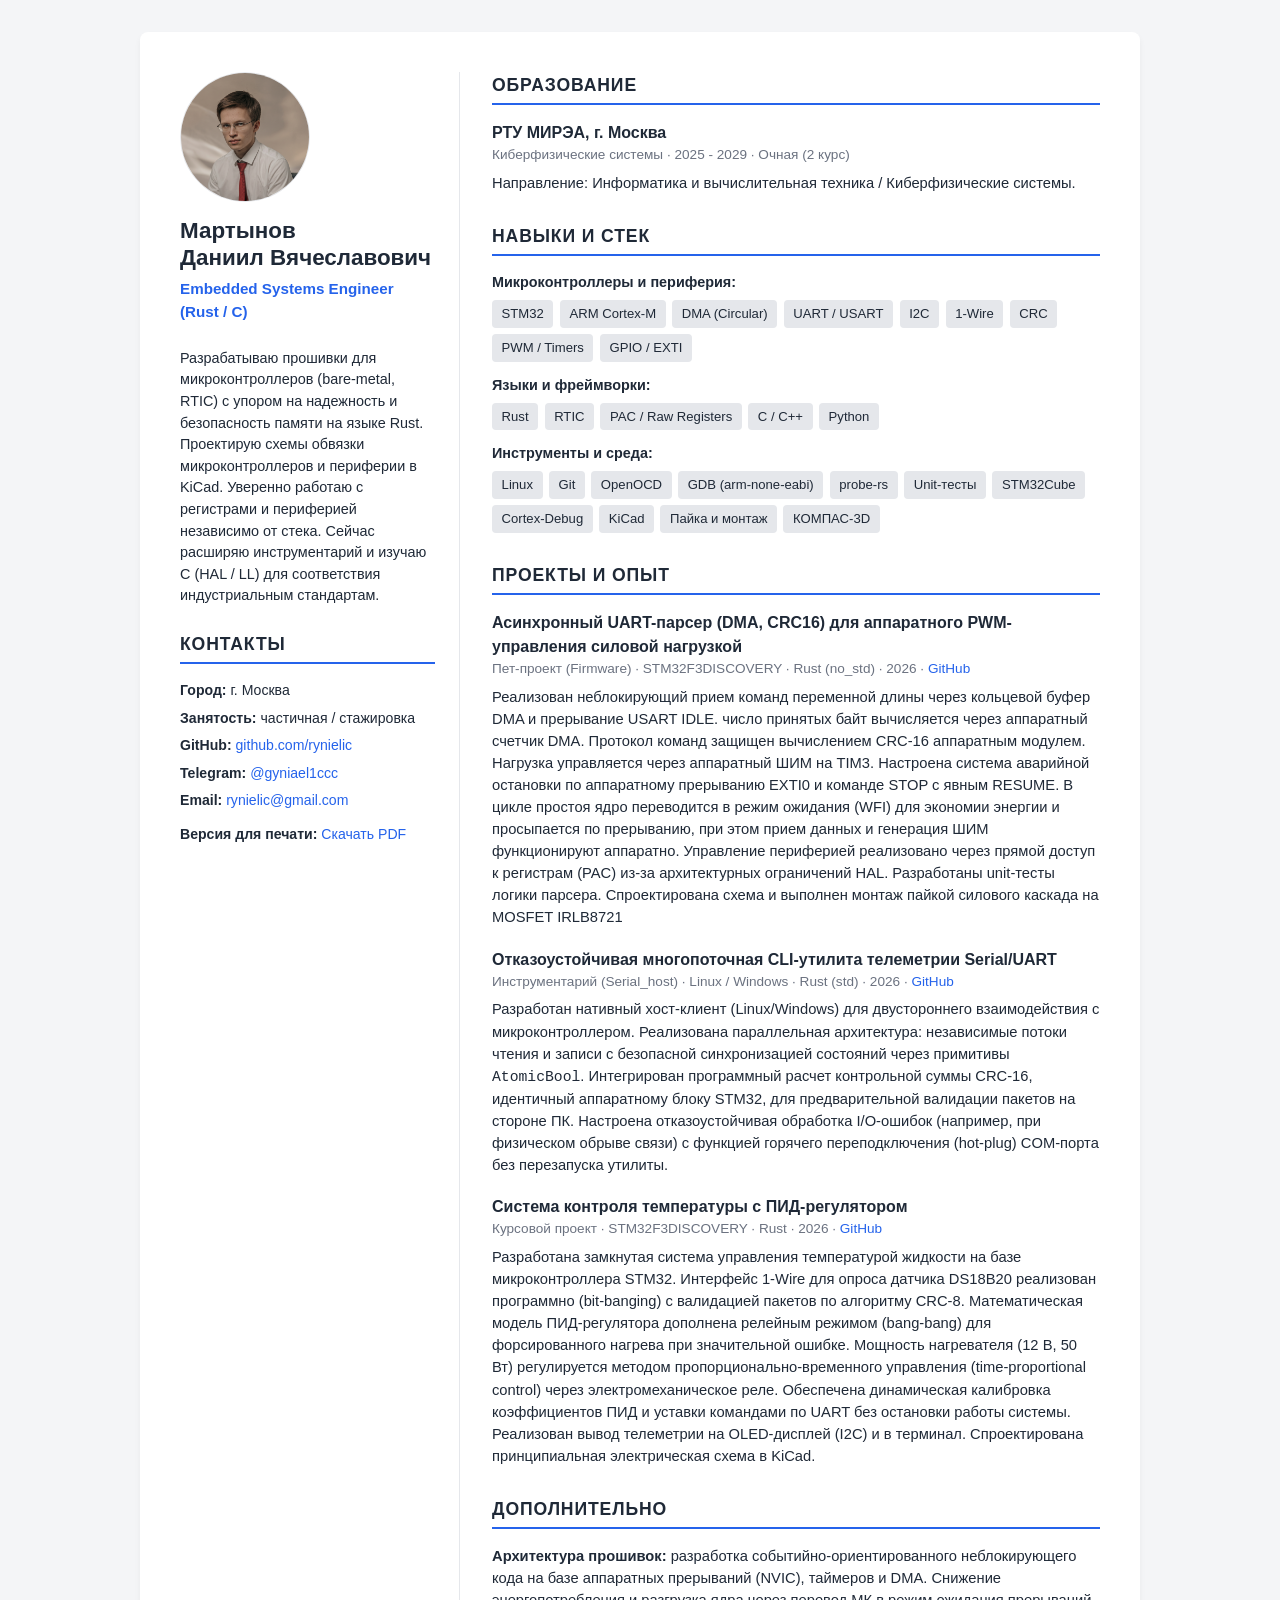
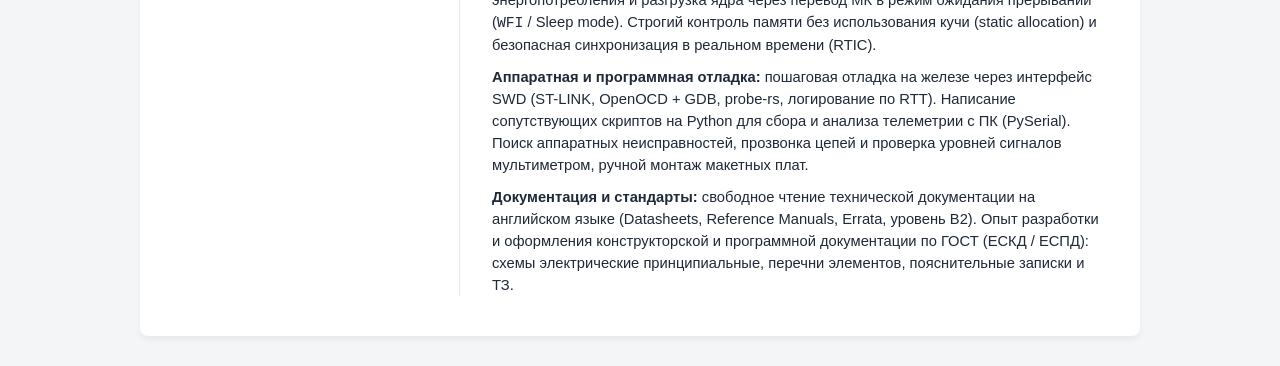
<file: index.html>
<!DOCTYPE html>
<html lang="ru">
<head>
  <meta charset="UTF-8">
  <meta name="viewport" content="width=device-width, initial-scale=1.0">
  <title>Мартынов Даниил - Embedded Rust / MCU Engineer</title>
  <link rel="stylesheet" href="style.css">
</head>
<body>
  <div class="container">
    <aside class="sidebar">
      <div class="profile">
        <img src="photo.jpg" alt="Фото" class="avatar">
        <h1 class="name">Мартынов<br>Даниил Вячеславович</h1>
        <p class="role">Embedded Systems Engineer (Rust / C)</p>
      </div>

      <div class="summary">
        Разрабатываю прошивки для микроконтроллеров (bare-metal, RTIC) с упором на надежность и безопасность памяти на языке Rust. Проектирую схемы обвязки микроконтроллеров и периферии в KiCad. Уверенно работаю с регистрами и периферией независимо от стека. Сейчас расширяю инструментарий и изучаю C (HAL / LL) для соответствия индустриальным стандартам.
      </div>

      <div class="contacts">
        <div class="section-title">Контакты</div>
        <p><strong>Город:</strong> г. Москва</p>
        <p><strong>Занятость:</strong> частичная / стажировка</p>
        <p><strong>GitHub:</strong> <a href="https://github.com/rynielic" target="_blank">github.com/rynielic</a></p>
        <p><strong>Telegram:</strong> <a href="https://t.me/gyniael1ccc" target="_blank">@gyniael1ccc</a></p>
        <p><strong>Email:</strong> <a href="mailto:rynielic@gmail.com">rynielic@gmail.com</a></p>
        <p class="no-print" style="margin-top: 0.8rem;">
          <strong>Версия для печати:</strong> <a href="CV_Martynov_Daniil.pdf" download>Скачать PDF</a>
        </p>
      </div>
    </aside>

    <main class="content">
      <section class="block">
        <h2 class="section-title">Образование</h2>
        <div class="item">
          <div class="item-header">РТУ МИРЭА, г. Москва</div>
          <div class="item-sub">Киберфизические системы · 2025 - 2029 · Очная (2 курс)</div>
          <p class="item-desc">Направление: Информатика и вычислительная техника / Киберфизические системы.</p>
        </div>
      </section>

      <section class="block">
        <h2 class="section-title">Навыки и стек</h2>
        
        <p class="skill-category">Микроконтроллеры и периферия:</p>
        <div class="tags">
          <span>STM32</span>
          <span>ARM Cortex-M</span>
          <span>DMA (Circular)</span>
          <span>UART / USART</span>
          <span>I2C</span>
          <span>1-Wire</span>
          <span>CRC</span>
          <span>PWM / Timers</span>
          <span>GPIO / EXTI</span>
        </div>

        <p class="skill-category">Языки и фреймворки:</p>
        <div class="tags">
          <span>Rust</span>
          <span>RTIC</span>
          <span>PAC / Raw Registers</span>
          <span>C / C++</span>
          <span>Python</span>
        </div>

        <p class="skill-category">Инструменты и среда:</p>
        <div class="tags">
          <span>Linux</span>
          <span>Git</span>
          <span>OpenOCD</span>
          <span>GDB (arm-none-eabi)</span>
          <span>probe-rs</span>
          <span>Unit-тесты</span>
          <span>STM32Cube</span>
          <span>Cortex-Debug</span>
          <span>KiCad</span>
          <span>Пайка и монтаж</span>
          <span>КОМПАС-3D</span>
        </div>
      </section>

      <section class="block">
        <h2 class="section-title">Проекты и опыт</h2>

        <div class="item">
          <div class="item-header">Асинхронный UART-парсер (DMA, CRC16) для аппаратного PWM-управления силовой нагрузкой</div>
          <div class="item-sub">Пет-проект (Firmware) · STM32F3DISCOVERY · Rust (no_std) · 2026 · <a href="https://github.com/rynielic/rtic-non-blocking-uart-parser" target="_blank">GitHub</a></div>
          <p class="item-desc">
            Реализован неблокирующий прием команд переменной длины через кольцевой буфер DMA и прерывание USART IDLE. число принятых байт вычисляется через аппаратный счетчик DMA. Протокол команд защищен вычислением CRC-16 аппаратным модулем. Нагрузка управляется через аппаратный ШИМ на TIM3. Настроена система аварийной остановки по аппаратному прерыванию EXTI0 и команде STOP с явным RESUME. В цикле простоя ядро переводится в режим ожидания (WFI) для экономии энергии и просыпается по прерыванию, при этом прием данных и генерация ШИМ функционируют аппаратно. Управление периферией реализовано через прямой доступ к регистрам (PAC) из-за архитектурных ограничений HAL. Разработаны unit-тесты логики парсера. Спроектирована схема и выполнен монтаж пайкой силового каскада на MOSFET IRLB8721
          </p>
        </div>

        <div class="item">
          <div class="item-header">Отказоустойчивая многопоточная CLI-утилита телеметрии Serial/UART</div>
          <div class="item-sub">Инструментарий (Serial_host) · Linux / Windows · Rust (std) · 2026 · <a href="https://github.com/rynielic/rtic-non-blocking-uart-parser/tree/main/serial_host" target="_blank">GitHub</a></div>
          <p class="item-desc">
            Разработан нативный хост-клиент (Linux/Windows) для двустороннего взаимодействия с микроконтроллером. Реализована параллельная архитектура: независимые потоки чтения и записи с безопасной синхронизацией состояний через примитивы <code>AtomicBool</code>. Интегрирован программный расчет контрольной суммы CRC-16, идентичный аппаратному блоку STM32, для предварительной валидации пакетов на стороне ПК. Настроена отказоустойчивая обработка I/O-ошибок (например, при физическом обрыве связи) с функцией горячего переподключения (hot-plug) COM-порта без перезапуска утилиты.
          </p>
        </div>

        <div class="item">
          <div class="item-header">Система контроля температуры с ПИД-регулятором</div>
          <div class="item-sub">Курсовой проект · STM32F3DISCOVERY · Rust · 2026 · <a href="https://github.com/rynielic/stm32f3-pid-thermostat">GitHub</a></div>
          <p class="item-desc">
            Разработана замкнутая система управления температурой жидкости на базе микроконтроллера STM32. Интерфейс 1-Wire для опроса датчика DS18B20 реализован программно (bit-banging) с валидацией пакетов по алгоритму CRC-8. Математическая модель ПИД-регулятора дополнена релейным режимом (bang-bang) для форсированного нагрева при значительной ошибке. Мощность нагревателя (12 В, 50 Вт) регулируется методом пропорционально-временного управления (time-proportional control) через электромеханическое реле. Обеспечена динамическая калибровка коэффициентов ПИД и уставки командами по UART без остановки работы системы. Реализован вывод телеметрии на OLED-дисплей (I2C) и в терминал. Спроектирована принципиальная электрическая схема в KiCad.
          </p>
        </div>
      </section>

      <section class="block">
        <h2 class="section-title">Дополнительно</h2>
        <p class="item-desc">
          <strong>Архитектура прошивок:</strong> разработка событийно-ориентированного неблокирующего кода на базе аппаратных прерываний (NVIC), таймеров и DMA. Снижение энергопотребления и разгрузка ядра через перевод МК в режим ожидания прерываний (<code>WFI</code> / Sleep mode). Строгий контроль памяти без использования кучи (static allocation) и безопасная синхронизация в реальном времени (RTIC).
        </p>
        <p class="item-desc" style="margin-top: 0.6rem;">
          <strong>Аппаратная и программная отладка:</strong> пошаговая отладка на железе через интерфейс SWD (ST-LINK, OpenOCD + GDB, probe-rs, логирование по RTT). Написание сопутствующих скриптов на Python для сбора и анализа телеметрии с ПК (PySerial). Поиск аппаратных неисправностей, прозвонка цепей и проверка уровней сигналов мультиметром, ручной монтаж макетных плат.
        </p>
        <p class="item-desc" style="margin-top: 0.6rem;">
          <strong>Документация и стандарты:</strong> свободное чтение технической документации на английском языке (Datasheets, Reference Manuals, Errata, уровень B2). Опыт разработки и оформления конструкторской и программной документации по ГОСТ (ЕСКД / ЕСПД): схемы электрические принципиальные, перечни элементов, пояснительные записки и ТЗ.
        </p>
      </section>
    </main>
  </div>
</body>
</html>
</file>
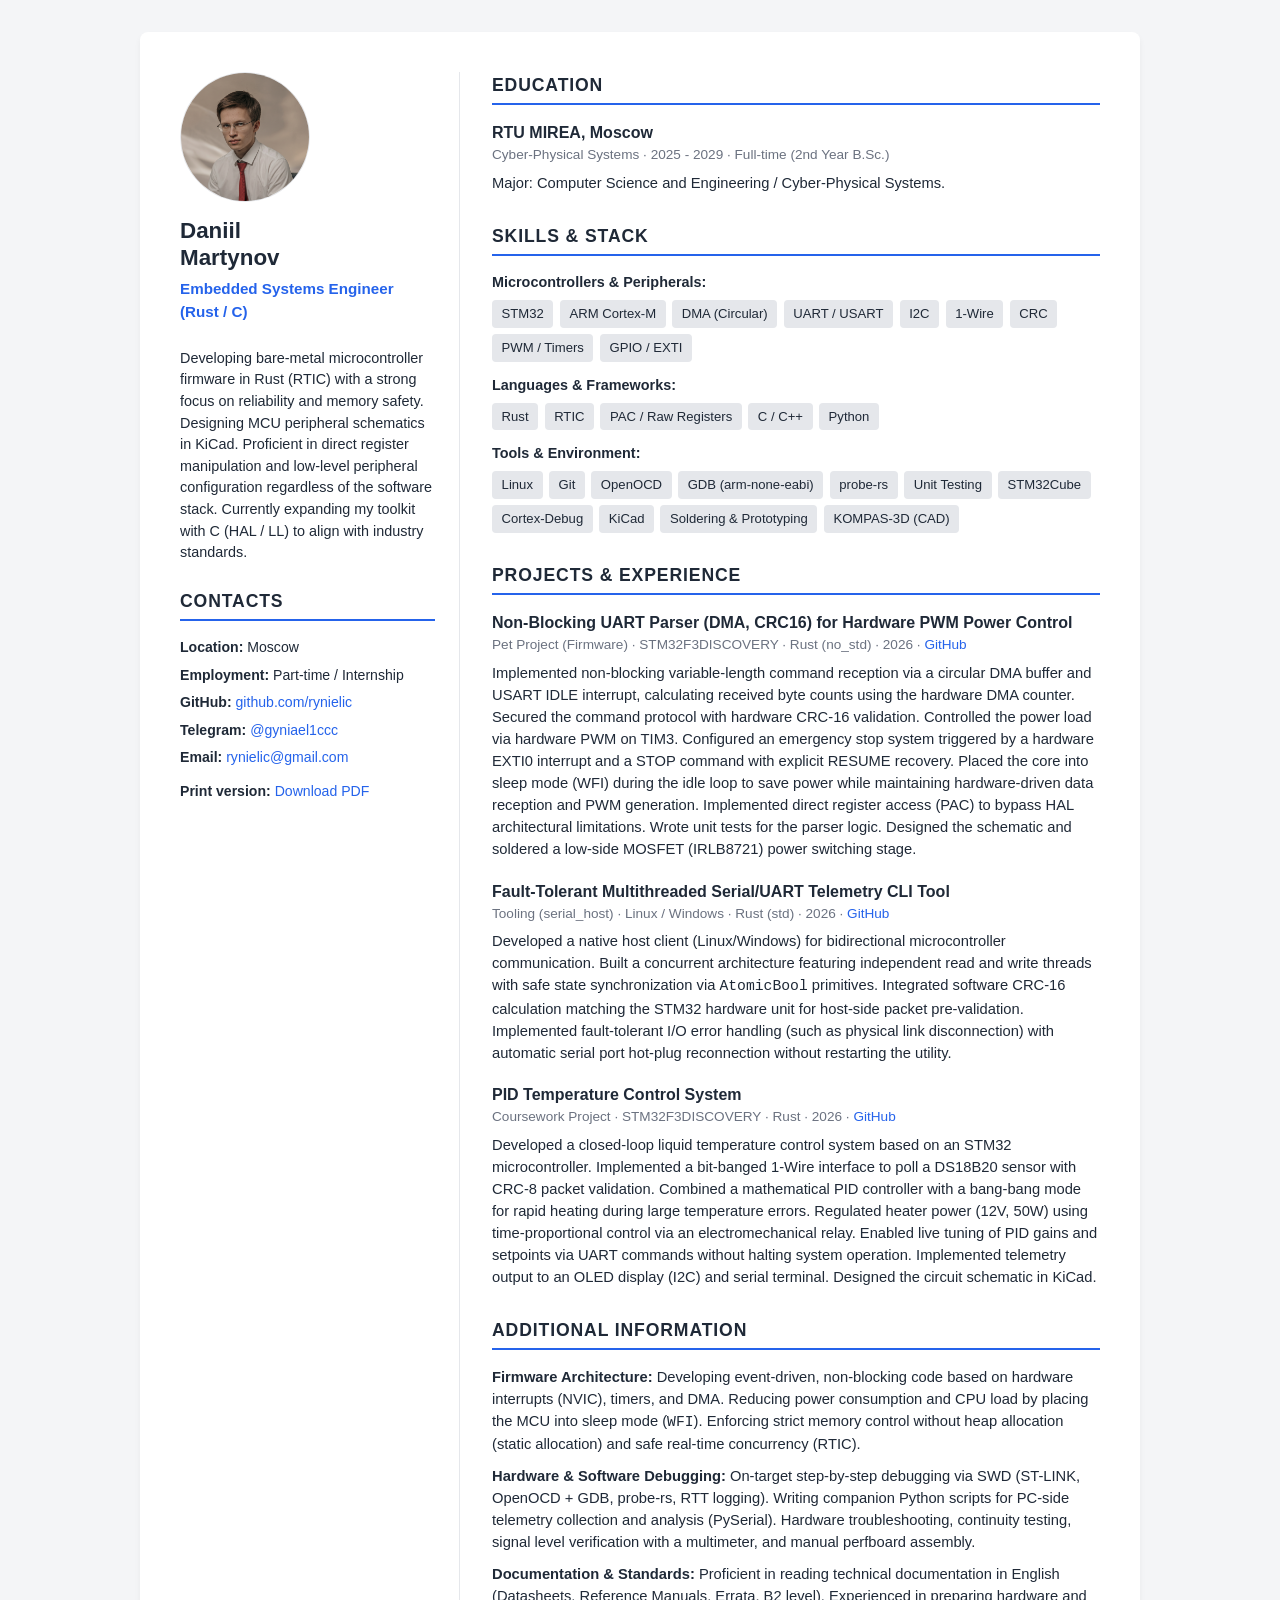
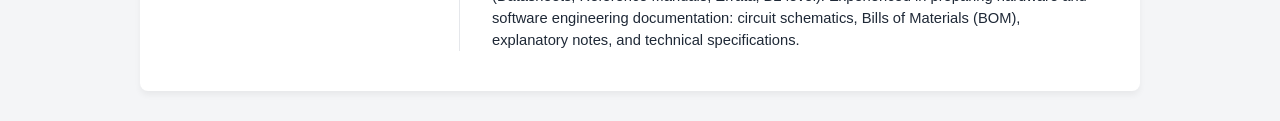
<file: en.html>
<!DOCTYPE html>
<html lang="en">
<head>
  <meta charset="UTF-8">
  <meta name="viewport" content="width=device-width, initial-scale=1.0">
  <title>Daniil Martynov - Embedded Rust / MCU Engineer</title>
  <link rel="stylesheet" href="style.css">
</head>
<body>
  <div class="container">
    <aside class="sidebar">
      <div class="profile">
        <img src="photo.jpg" alt="Photo" class="avatar">
        <h1 class="name">Daniil<br>Martynov</h1>
        <p class="role">Embedded Systems Engineer (Rust / C)</p>
      </div>

      <div class="summary">
        Developing bare-metal microcontroller firmware in Rust (RTIC) with a strong focus on reliability and memory safety. Designing MCU peripheral schematics in KiCad. Proficient in direct register manipulation and low-level peripheral configuration regardless of the software stack. Currently expanding my toolkit with C (HAL / LL) to align with industry standards.
      </div>

      <div class="contacts">
        <div class="section-title">Contacts</div>
        <p><strong>Location:</strong> Moscow</p>
        <p><strong>Employment:</strong> Part-time / Internship</p>
        <p><strong>GitHub:</strong> <a href="https://github.com/rynielic" target="_blank">github.com/rynielic</a></p>
        <p><strong>Telegram:</strong> <a href="https://t.me/gyniael1ccc" target="_blank">@gyniael1ccc</a></p>
        <p><strong>Email:</strong> <a href="mailto:rynielic@gmail.com">rynielic@gmail.com</a></p>
        <p class="no-print" style="margin-top: 0.8rem;">
          <strong>Print version:</strong> <a href="CV_Martynov_Daniil_en.pdf" download>Download PDF</a>
        </p>
      </div>
    </aside>

    <main class="content">
      <section class="block">
        <h2 class="section-title">Education</h2>
        <div class="item">
          <div class="item-header">RTU MIREA, Moscow</div>
          <div class="item-sub">Cyber-Physical Systems · 2025 - 2029 · Full-time (2nd Year B.Sc.)</div>
          <p class="item-desc">Major: Computer Science and Engineering / Cyber-Physical Systems.</p>
        </div>
      </section>

      <section class="block">
        <h2 class="section-title">Skills & Stack</h2>
        
        <p class="skill-category">Microcontrollers & Peripherals:</p>
        <div class="tags">
          <span>STM32</span>
          <span>ARM Cortex-M</span>
          <span>DMA (Circular)</span>
          <span>UART / USART</span>
          <span>I2C</span>
          <span>1-Wire</span>
          <span>CRC</span>
          <span>PWM / Timers</span>
          <span>GPIO / EXTI</span>
        </div>

        <p class="skill-category">Languages & Frameworks:</p>
        <div class="tags">
          <span>Rust</span>
          <span>RTIC</span>
          <span>PAC / Raw Registers</span>
          <span>C / C++</span>
          <span>Python</span>
        </div>

        <p class="skill-category">Tools & Environment:</p>
        <div class="tags">
          <span>Linux</span>
          <span>Git</span>
          <span>OpenOCD</span>
          <span>GDB (arm-none-eabi)</span>
          <span>probe-rs</span>
          <span>Unit Testing</span>
          <span>STM32Cube</span>
          <span>Cortex-Debug</span>
          <span>KiCad</span>
          <span>Soldering & Prototyping</span>
          <span>KOMPAS-3D (CAD)</span>
        </div>
      </section>

      <section class="block">
        <h2 class="section-title">Projects & Experience</h2>

        <div class="item">
          <div class="item-header">Non-Blocking UART Parser (DMA, CRC16) for Hardware PWM Power Control</div>
          <div class="item-sub">Pet Project (Firmware) · STM32F3DISCOVERY · Rust (no_std) · 2026 · <a href="https://github.com/rynielic/rtic-non-blocking-uart-parser" target="_blank">GitHub</a></div>
          <p class="item-desc">
            Implemented non-blocking variable-length command reception via a circular DMA buffer and USART IDLE interrupt, calculating received byte counts using the hardware DMA counter. Secured the command protocol with hardware CRC-16 validation. Controlled the power load via hardware PWM on TIM3. Configured an emergency stop system triggered by a hardware EXTI0 interrupt and a STOP command with explicit RESUME recovery. Placed the core into sleep mode (WFI) during the idle loop to save power while maintaining hardware-driven data reception and PWM generation. Implemented direct register access (PAC) to bypass HAL architectural limitations. Wrote unit tests for the parser logic. Designed the schematic and soldered a low-side MOSFET (IRLB8721) power switching stage.
          </p>
        </div>

        <div class="item">
          <div class="item-header">Fault-Tolerant Multithreaded Serial/UART Telemetry CLI Tool</div>
          <div class="item-sub">Tooling (serial_host) · Linux / Windows · Rust (std) · 2026 · <a href="https://github.com/rynielic/rtic-non-blocking-uart-parser/tree/main/serial_host" target="_blank">GitHub</a></div>
          <p class="item-desc">
            Developed a native host client (Linux/Windows) for bidirectional microcontroller communication. Built a concurrent architecture featuring independent read and write threads with safe state synchronization via <code>AtomicBool</code> primitives. Integrated software CRC-16 calculation matching the STM32 hardware unit for host-side packet pre-validation. Implemented fault-tolerant I/O error handling (such as physical link disconnection) with automatic serial port hot-plug reconnection without restarting the utility.
          </p>
        </div>

        <div class="item">
          <div class="item-header">PID Temperature Control System</div>
          <div class="item-sub">Coursework Project · STM32F3DISCOVERY · Rust · 2026 · <a href="https://github.com/rynielic/stm32f3-pid-thermostat">GitHub</a></div>
          <p class="item-desc">
            Developed a closed-loop liquid temperature control system based on an STM32 microcontroller. Implemented a bit-banged 1-Wire interface to poll a DS18B20 sensor with CRC-8 packet validation. Combined a mathematical PID controller with a bang-bang mode for rapid heating during large temperature errors. Regulated heater power (12V, 50W) using time-proportional control via an electromechanical relay. Enabled live tuning of PID gains and setpoints via UART commands without halting system operation. Implemented telemetry output to an OLED display (I2C) and serial terminal. Designed the circuit schematic in KiCad.
          </p>
        </div>
      </section>

      <section class="block">
        <h2 class="section-title">Additional Information</h2>
        <p class="item-desc">
          <strong>Firmware Architecture:</strong> Developing event-driven, non-blocking code based on hardware interrupts (NVIC), timers, and DMA. Reducing power consumption and CPU load by placing the MCU into sleep mode (<code>WFI</code>). Enforcing strict memory control without heap allocation (static allocation) and safe real-time concurrency (RTIC).
        </p>
        <p class="item-desc" style="margin-top: 0.6rem;">
          <strong>Hardware & Software Debugging:</strong> On-target step-by-step debugging via SWD (ST-LINK, OpenOCD + GDB, probe-rs, RTT logging). Writing companion Python scripts for PC-side telemetry collection and analysis (PySerial). Hardware troubleshooting, continuity testing, signal level verification with a multimeter, and manual perfboard assembly.
        </p>
        <p class="item-desc" style="margin-top: 0.6rem;">
          <strong>Documentation & Standards:</strong> Proficient in reading technical documentation in English (Datasheets, Reference Manuals, Errata, B2 level). Experienced in preparing hardware and software engineering documentation: circuit schematics, Bills of Materials (BOM), explanatory notes, and technical specifications.
        </p>
      </section>
    </main>
  </div>
</body>
</html>
</file>
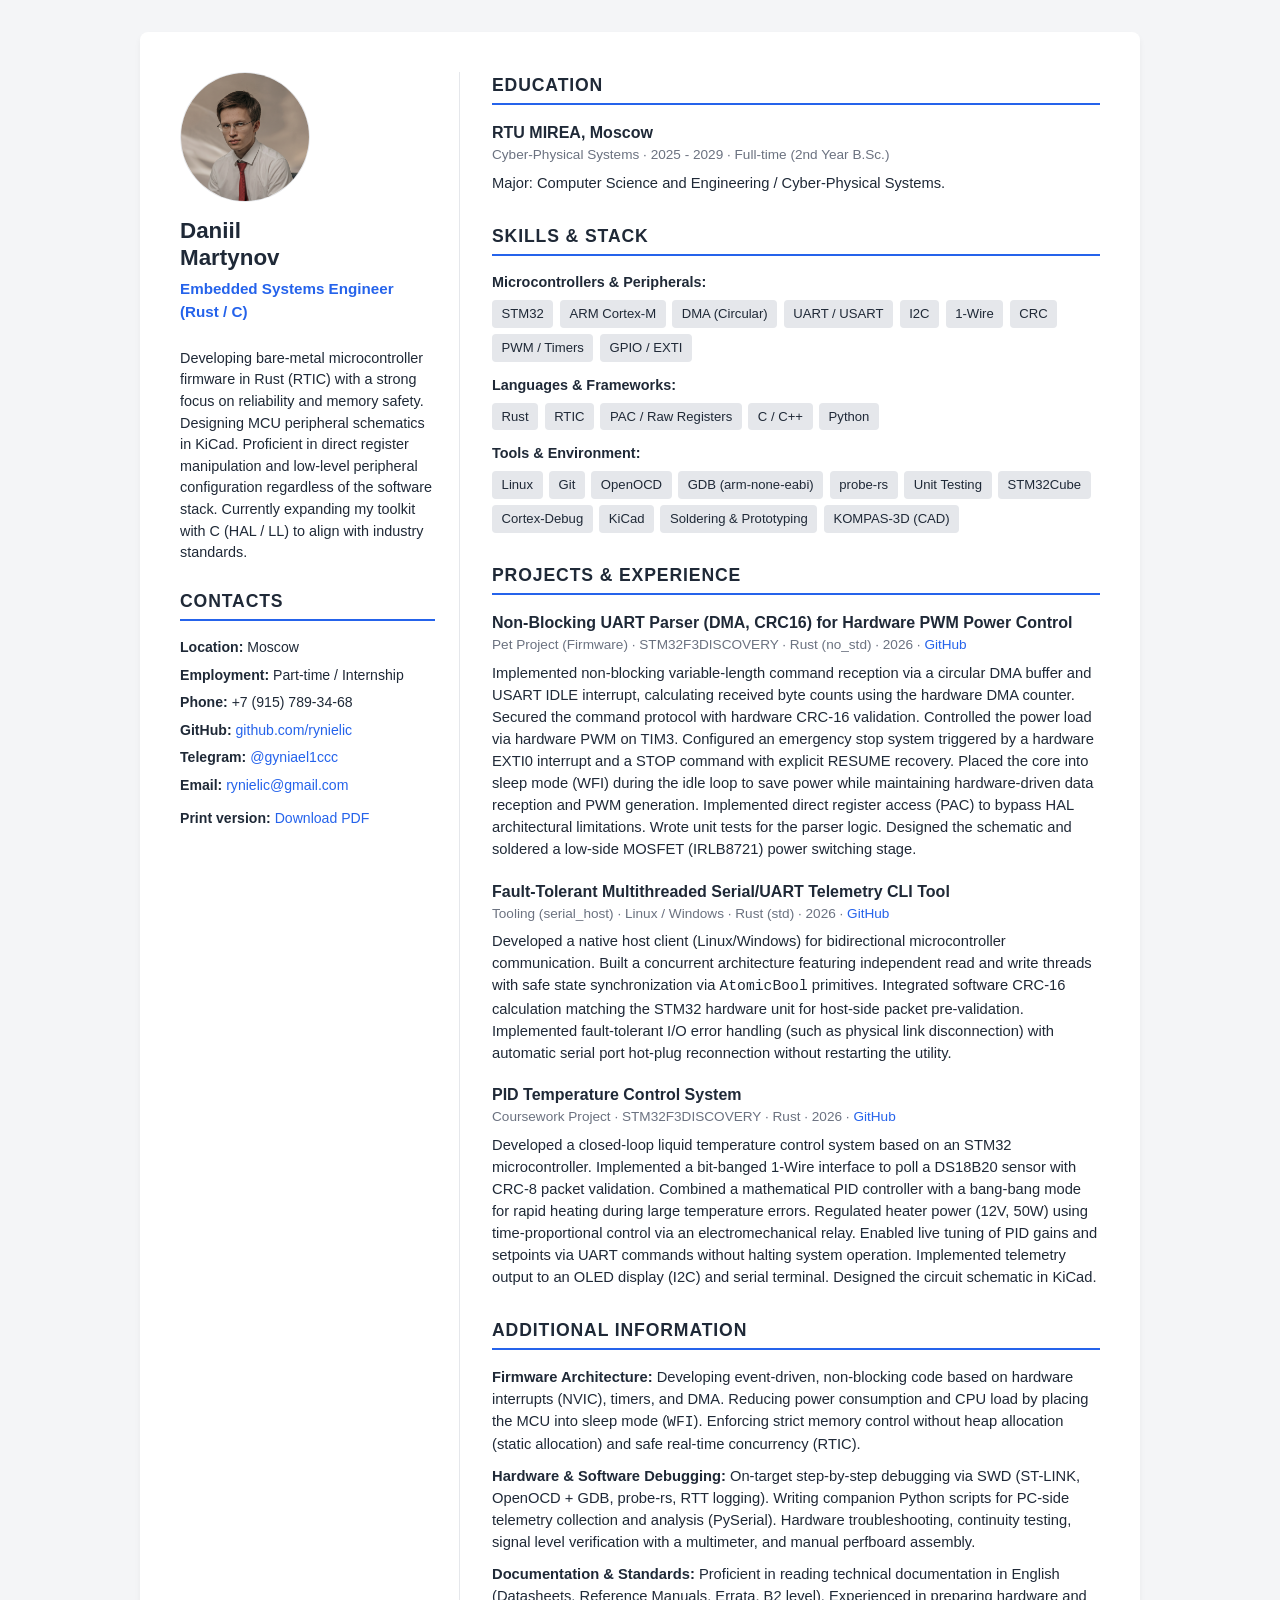
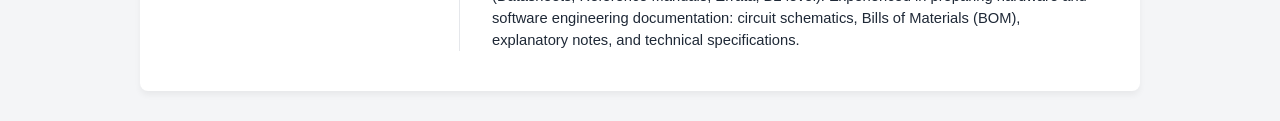
<file: index_en.html>
<!DOCTYPE html>
<html lang="en">
<head>
  <meta charset="UTF-8">
  <meta name="viewport" content="width=device-width, initial-scale=1.0">
  <title>Daniil Martynov - Embedded Rust / MCU Engineer</title>
  <link rel="stylesheet" href="style.css">
</head>
<body>
  <div class="container">
    <aside class="sidebar">
      <div class="profile">
        <img src="photo.jpg" alt="Photo" class="avatar">
        <h1 class="name">Daniil<br>Martynov</h1>
        <p class="role">Embedded Systems Engineer (Rust / C)</p>
      </div>

      <div class="summary">
        Developing bare-metal microcontroller firmware in Rust (RTIC) with a strong focus on reliability and memory safety. Designing MCU peripheral schematics in KiCad. Proficient in direct register manipulation and low-level peripheral configuration regardless of the software stack. Currently expanding my toolkit with C (HAL / LL) to align with industry standards.
      </div>

      <div class="contacts">
        <div class="section-title">Contacts</div>
        <p><strong>Location:</strong> Moscow</p>
        <p><strong>Employment:</strong> Part-time / Internship</p>
        <p><strong>Phone:</strong> +7 (915) 789-34-68</p>
        <p><strong>GitHub:</strong> <a href="https://github.com/rynielic" target="_blank">github.com/rynielic</a></p>
        <p><strong>Telegram:</strong> <a href="https://t.me/gyniael1ccc" target="_blank">@gyniael1ccc</a></p>
        <p><strong>Email:</strong> <a href="mailto:rynielic@gmail.com">rynielic@gmail.com</a></p>
        <p class="no-print" style="margin-top: 0.8rem;">
          <strong>Print version:</strong> <a href="CV_Martynov_Daniil_EN.pdf" download>Download PDF</a>
        </p>
      </div>
    </aside>

    <main class="content">
      <section class="block">
        <h2 class="section-title">Education</h2>
        <div class="item">
          <div class="item-header">RTU MIREA, Moscow</div>
          <div class="item-sub">Cyber-Physical Systems · 2025 - 2029 · Full-time (2nd Year B.Sc.)</div>
          <p class="item-desc">Major: Computer Science and Engineering / Cyber-Physical Systems.</p>
        </div>
      </section>

      <section class="block">
        <h2 class="section-title">Skills & Stack</h2>
        
        <p class="skill-category">Microcontrollers & Peripherals:</p>
        <div class="tags">
          <span>STM32</span>
          <span>ARM Cortex-M</span>
          <span>DMA (Circular)</span>
          <span>UART / USART</span>
          <span>I2C</span>
          <span>1-Wire</span>
          <span>CRC</span>
          <span>PWM / Timers</span>
          <span>GPIO / EXTI</span>
        </div>

        <p class="skill-category">Languages & Frameworks:</p>
        <div class="tags">
          <span>Rust</span>
          <span>RTIC</span>
          <span>PAC / Raw Registers</span>
          <span>C / C++</span>
          <span>Python</span>
        </div>

        <p class="skill-category">Tools & Environment:</p>
        <div class="tags">
          <span>Linux</span>
          <span>Git</span>
          <span>OpenOCD</span>
          <span>GDB (arm-none-eabi)</span>
          <span>probe-rs</span>
          <span>Unit Testing</span>
          <span>STM32Cube</span>
          <span>Cortex-Debug</span>
          <span>KiCad</span>
          <span>Soldering & Prototyping</span>
          <span>KOMPAS-3D (CAD)</span>
        </div>
      </section>

      <section class="block">
        <h2 class="section-title">Projects & Experience</h2>

        <div class="item">
          <div class="item-header">Non-Blocking UART Parser (DMA, CRC16) for Hardware PWM Power Control</div>
          <div class="item-sub">Pet Project (Firmware) · STM32F3DISCOVERY · Rust (no_std) · 2026 · <a href="https://github.com/rynielic/rtic-non-blocking-uart-parser" target="_blank">GitHub</a></div>
          <p class="item-desc">
            Implemented non-blocking variable-length command reception via a circular DMA buffer and USART IDLE interrupt, calculating received byte counts using the hardware DMA counter. Secured the command protocol with hardware CRC-16 validation. Controlled the power load via hardware PWM on TIM3. Configured an emergency stop system triggered by a hardware EXTI0 interrupt and a STOP command with explicit RESUME recovery. Placed the core into sleep mode (WFI) during the idle loop to save power while maintaining hardware-driven data reception and PWM generation. Implemented direct register access (PAC) to bypass HAL architectural limitations. Wrote unit tests for the parser logic. Designed the schematic and soldered a low-side MOSFET (IRLB8721) power switching stage.
          </p>
        </div>

        <div class="item">
          <div class="item-header">Fault-Tolerant Multithreaded Serial/UART Telemetry CLI Tool</div>
          <div class="item-sub">Tooling (serial_host) · Linux / Windows · Rust (std) · 2026 · <a href="https://github.com/rynielic/rtic-non-blocking-uart-parser/tree/main/serial_host" target="_blank">GitHub</a></div>
          <p class="item-desc">
            Developed a native host client (Linux/Windows) for bidirectional microcontroller communication. Built a concurrent architecture featuring independent read and write threads with safe state synchronization via <code>AtomicBool</code> primitives. Integrated software CRC-16 calculation matching the STM32 hardware unit for host-side packet pre-validation. Implemented fault-tolerant I/O error handling (such as physical link disconnection) with automatic serial port hot-plug reconnection without restarting the utility.
          </p>
        </div>

        <div class="item">
          <div class="item-header">PID Temperature Control System</div>
          <div class="item-sub">Coursework Project · STM32F3DISCOVERY · Rust · 2026 · <a href="https://github.com/rynielic/stm32f3-pid-thermostat">GitHub</a></div>
          <p class="item-desc">
            Developed a closed-loop liquid temperature control system based on an STM32 microcontroller. Implemented a bit-banged 1-Wire interface to poll a DS18B20 sensor with CRC-8 packet validation. Combined a mathematical PID controller with a bang-bang mode for rapid heating during large temperature errors. Regulated heater power (12V, 50W) using time-proportional control via an electromechanical relay. Enabled live tuning of PID gains and setpoints via UART commands without halting system operation. Implemented telemetry output to an OLED display (I2C) and serial terminal. Designed the circuit schematic in KiCad.
          </p>
        </div>
      </section>

      <section class="block">
        <h2 class="section-title">Additional Information</h2>
        <p class="item-desc">
          <strong>Firmware Architecture:</strong> Developing event-driven, non-blocking code based on hardware interrupts (NVIC), timers, and DMA. Reducing power consumption and CPU load by placing the MCU into sleep mode (<code>WFI</code>). Enforcing strict memory control without heap allocation (static allocation) and safe real-time concurrency (RTIC).
        </p>
        <p class="item-desc" style="margin-top: 0.6rem;">
          <strong>Hardware & Software Debugging:</strong> On-target step-by-step debugging via SWD (ST-LINK, OpenOCD + GDB, probe-rs, RTT logging). Writing companion Python scripts for PC-side telemetry collection and analysis (PySerial). Hardware troubleshooting, continuity testing, signal level verification with a multimeter, and manual perfboard assembly.
        </p>
        <p class="item-desc" style="margin-top: 0.6rem;">
          <strong>Documentation & Standards:</strong> Proficient in reading technical documentation in English (Datasheets, Reference Manuals, Errata, B2 level). Experienced in preparing hardware and software engineering documentation: circuit schematics, Bills of Materials (BOM), explanatory notes, and technical specifications.
        </p>
      </section>
    </main>
  </div>
</body>
</html>
</file>
<file: style.css>
:root {
  --bg-color: #f4f5f7;
  --card-bg: #ffffff;
  --text-main: #1f2937;
  --text-muted: #6b7280;
  --accent: #2563eb;
  --tag-bg: #e5e7eb;
  --border: #e5e7eb;
}

* {
  box-sizing: border-box;
  margin: 0;
  padding: 0;
}

body {
  font-family: -apple-system, BlinkMacSystemFont, "Segoe UI", Roboto, sans-serif;
  background-color: var(--bg-color);
  color: var(--text-main);
  line-height: 1.5;
  padding: 2rem 1rem;
}

/* Profile Photo */
.avatar {
  width: 130px;
  height: 130px;
  border-radius: 50%; /* Crops the photo into a perfect circle */
  object-fit: cover;  /* Prevents stretching if the original is not a square */
  margin-bottom: 1rem;
  border: 1px solid var(--border); /* Optional: adds a subtle ring around it */
  display: block;
}

.container {
  max-width: 1000px;
  margin: 0 auto;
  display: grid;
  grid-template-columns: 280px 1fr;
  gap: 2rem;
  background: var(--card-bg);
  padding: 2.5rem;
  border-radius: 8px;
  box-shadow: 0 4px 6px rgba(0, 0, 0, 0.05);
}

/* Sidebar */
.sidebar {
  border-right: 1px solid var(--border);
  padding-right: 1.5rem;
  display: flex;
  flex-direction: column;
  gap: 1.5rem;
}

.name {
  font-size: 1.4rem;
  font-weight: 700;
  line-height: 1.2;
  margin-bottom: 0.4rem;
}

.role {
  color: var(--accent);
  font-weight: 600;
  font-size: 0.95rem;
}

.summary, summary p {
  font-size: 0.9rem;
}

.contacts p {
  font-size: 0.88rem;
  margin-bottom: 0.4rem;
}

a {
  color: var(--accent);
  text-decoration: none;
}

a:hover {
  text-decoration: underline;
}

/* Main Content */
.content {
  display: flex;
  flex-direction: column;
  gap: 1.8rem;
}

.section-title {
  font-size: 1.1rem;
  font-weight: 700;
  text-transform: uppercase;
  letter-spacing: 0.05em;
  color: var(--text-main);
  border-bottom: 2px solid var(--accent);
  padding-bottom: 0.3rem;
  margin-bottom: 1rem;
}

.item {
  margin-bottom: 1.2rem;
}

.item:last-child {
  margin-bottom: 0;
}

.item-header {
  font-weight: 700;
  font-size: 1rem;
}

.item-sub {
  font-size: 0.85rem;
  color: var(--text-muted);
  margin-bottom: 0.4rem;
}

.item-desc {
  font-size: 0.92rem;
}

/* Skills Tags */
.skill-category {
  font-size: 0.9rem;
  font-weight: 600;
  margin: 0.8rem 0 0.4rem 0;
}

.tags {
  display: flex;
  flex-wrap: wrap;
  gap: 0.4rem;
}

.tags span {
  background: var(--tag-bg);
  padding: 0.25rem 0.6rem;
  border-radius: 4px;
  font-size: 0.82rem;
  font-weight: 500;
}

/* Responsive (Mobile screens ONLY - prevents breaking A4 print) */
@media screen and (max-width: 768px) {
  .container {
    grid-template-columns: 1fr;
    padding: 1.5rem;
  }
  .sidebar {
    border-right: none;
    border-bottom: 1px solid var(--border);
    padding-right: 0;
    padding-bottom: 1.5rem;
  }
}

/* Print to PDF optimization */
@media print {
  @page {
    size: A4 portrait;
    margin: 10mm;
  }

  body {
    background: #ffffff;
    padding: 0;
    font-size: 9.5pt;
    line-height: 1.35;
    -webkit-print-color-adjust: exact;
    print-color-adjust: exact;
  }

  .container {
    box-shadow: none;
    padding: 0;
    max-width: 100%;
    grid-template-columns: 210px 1fr;
    gap: 1.2rem;
  }

  .sidebar {
    border-right: 1px solid var(--border);
    padding-right: 1rem;
    gap: 1rem;
  }

  .content {
    gap: 1.1rem;
  }

  .section-title {
    font-size: 10pt;
    margin-bottom: 0.5rem;
    padding-bottom: 0.2rem;
  }

  .item {
    margin-bottom: 0.7rem;
    break-inside: avoid;
  }

  .tags span {
    padding: 0.15rem 0.45rem;
    font-size: 8pt;
    border: 1px solid #d1d5db;
  }

  .no-print {
    display: none !important;
  }
}
</file>
